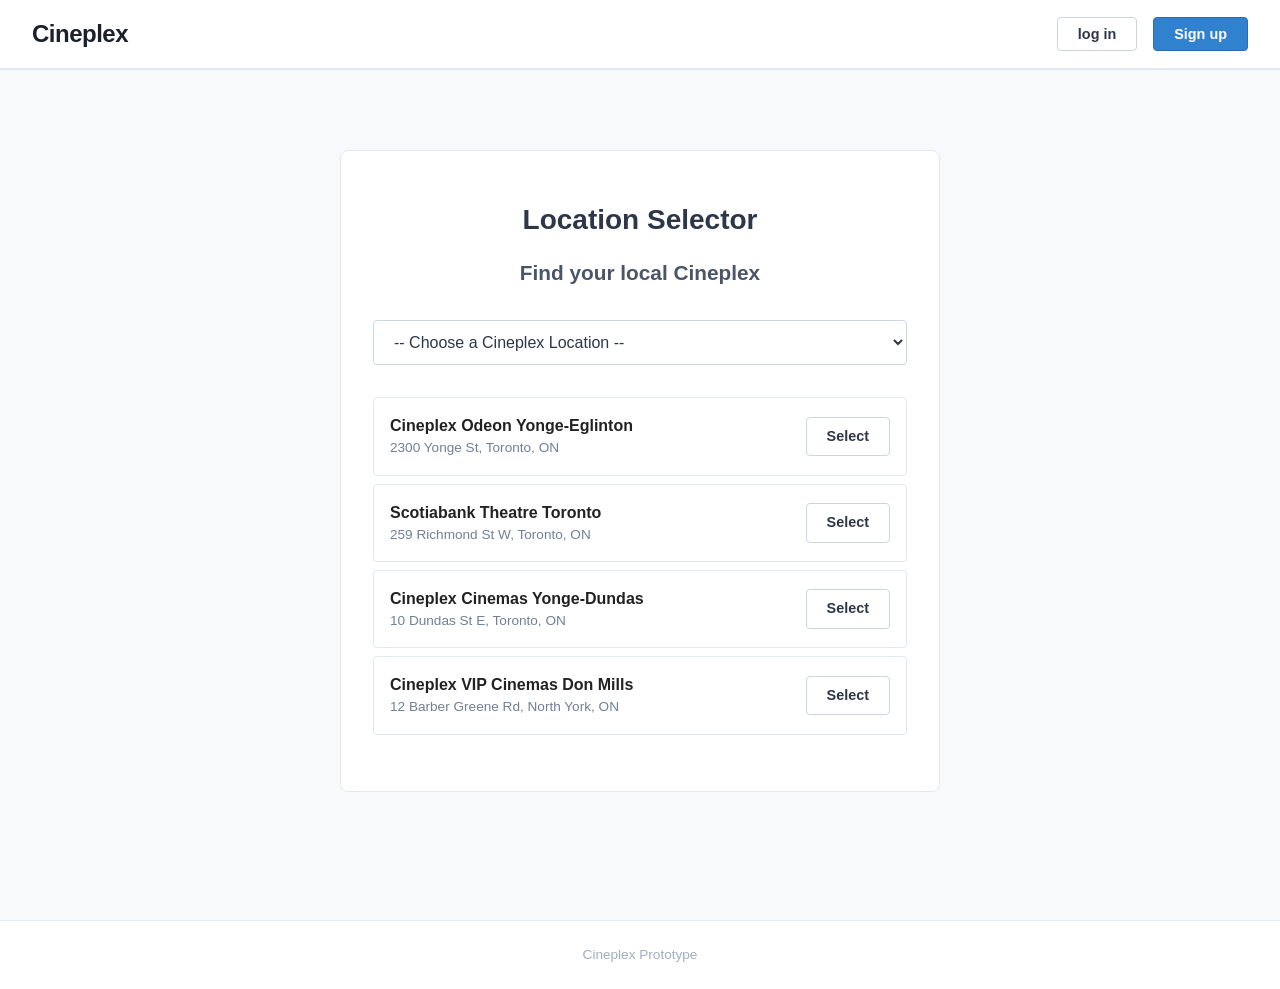
<file: index.html>
<!DOCTYPE html>
<html lang="en">
<head>
  <meta charset="UTF-8">
  <meta name="viewport" content="width=device-width, initial-scale=1.0">
  <title>Location Selector</title>
  <link rel="stylesheet" href="css/style.css">
</head>
<body>

  <!-- Sketch 2 Header: Cineplex | log in + Sign up -->
  <header>
    <div class="logo-container">
      <a href="index.html" class="logo">Cineplex</a>
    </div>
    <div class="auth-buttons">
      <button class="btn btn-outline" onclick="showLoginModal()">log in</button>
      <button class="btn btn-primary" onclick="showSignupModal()">Sign up</button>
    </div>
  </header>

  <main>
    <div class="location-container" id="location-container">
      <h1 class="page-title">Location Selector</h1>
      <h2 style="font-size: 1.3rem; margin-top: 1rem; color: #4a5568;">Find your local Cineplex</h2>
      
      <div class="location-select-box">
        <select id="theatre-select" class="select-input">
          <option value="">-- Choose a Cineplex Location --</option>
          <option value="t1">Cineplex Odeon Yonge-Eglinton (2300 Yonge St, Toronto, ON)</option>
          <option value="t2">Scotiabank Theatre Toronto (259 Richmond St W, Toronto, ON)</option>
          <option value="t3">Cineplex Cinemas Yonge-Dundas (10 Dundas St E, Toronto, ON)</option>
          <option value="t4">Cineplex VIP Cinemas Don Mills (12 Barber Greene Rd, North York, ON)</option>
        </select>
      </div>

      <div id="theatre-list" class="location-list">
        <!-- Static location list links to movie-selection.html -->
        <a href="movie-selection.html" class="location-item" style="text-decoration: none; color: inherit;" onclick="localStorage.setItem('selectedTheatre', 't1')">
          <div>
            <strong>Cineplex Odeon Yonge-Eglinton</strong>
            <p style="font-size: 0.85rem; color: #718096;">2300 Yonge St, Toronto, ON</p>
          </div>
          <span class="btn btn-outline">Select</span>
        </a>

        <a href="movie-selection.html" class="location-item" style="text-decoration: none; color: inherit;" onclick="localStorage.setItem('selectedTheatre', 't2')">
          <div>
            <strong>Scotiabank Theatre Toronto</strong>
            <p style="font-size: 0.85rem; color: #718096;">259 Richmond St W, Toronto, ON</p>
          </div>
          <span class="btn btn-outline">Select</span>
        </a>

        <a href="movie-selection.html" class="location-item" style="text-decoration: none; color: inherit;" onclick="localStorage.setItem('selectedTheatre', 't3')">
          <div>
            <strong>Cineplex Cinemas Yonge-Dundas</strong>
            <p style="font-size: 0.85rem; color: #718096;">10 Dundas St E, Toronto, ON</p>
          </div>
          <span class="btn btn-outline">Select</span>
        </a>

        <a href="movie-selection.html" class="location-item" style="text-decoration: none; color: inherit;" onclick="localStorage.setItem('selectedTheatre', 't4')">
          <div>
            <strong>Cineplex VIP Cinemas Don Mills</strong>
            <p style="font-size: 0.85rem; color: #718096;">12 Barber Greene Rd, North York, ON</p>
          </div>
          <span class="btn btn-outline">Select</span>
        </a>
      </div>
    </div>
  </main>

  <footer class="footer-bar">
    <p>Cineplex Prototype</p>
  </footer>

  <script src="js/main.js"></script>
</body>
</html>
</file>
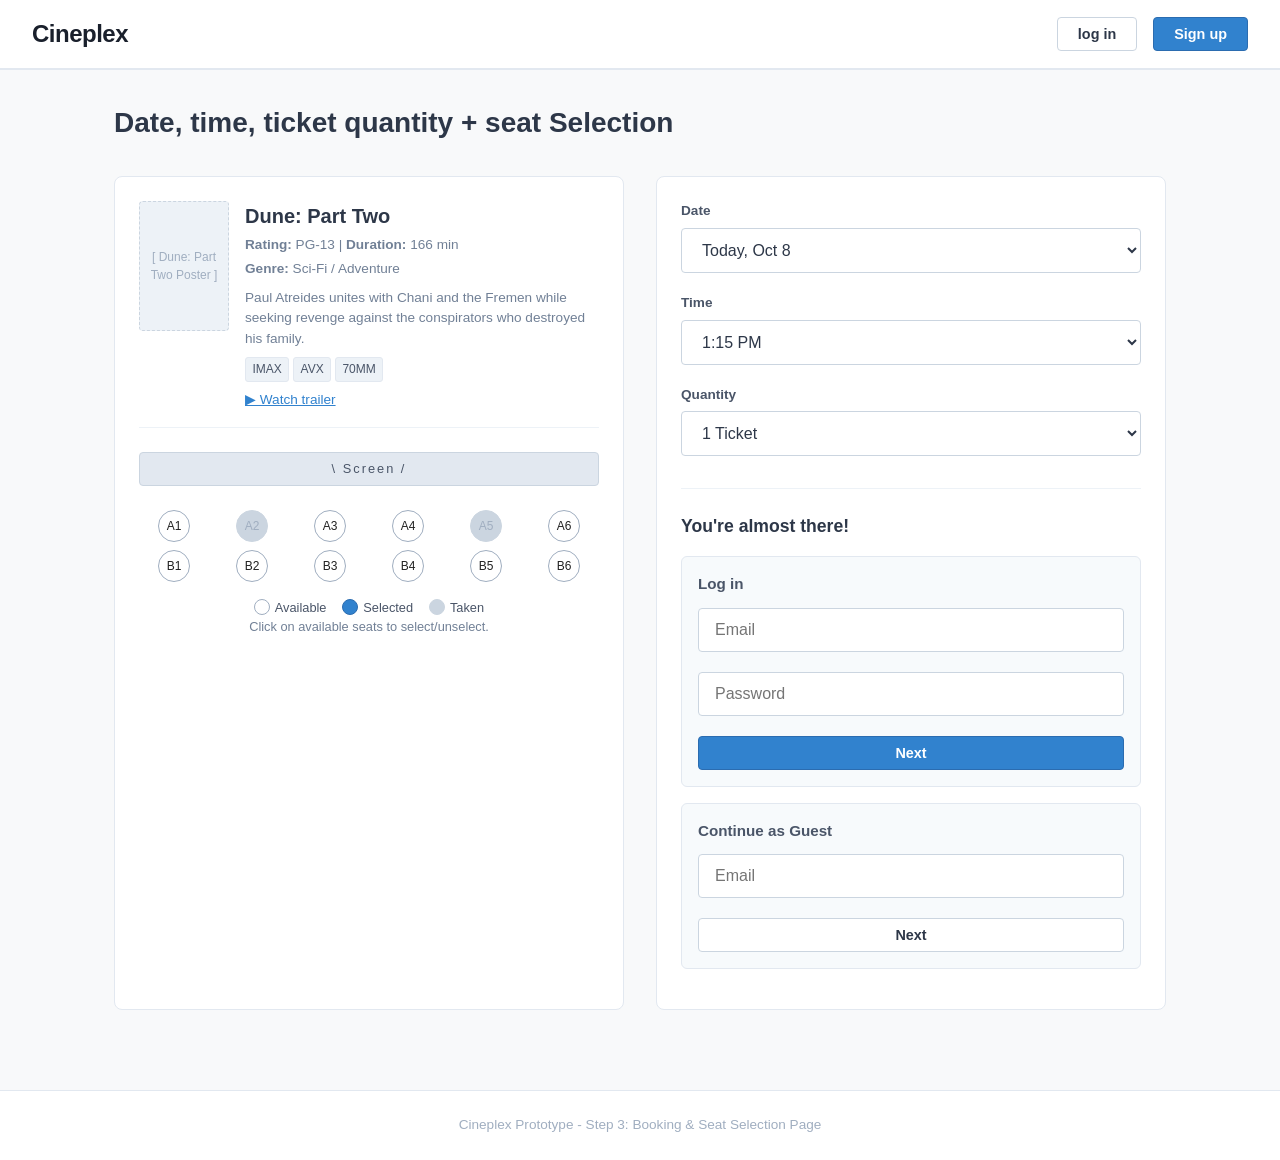
<file: booking.html>
<!DOCTYPE html>
<html lang="en">
<head>
  <meta charset="UTF-8">
  <meta name="viewport" content="width=device-width, initial-scale=1.0">
  <title>Date, Time & Seat Selection</title>
  <link rel="stylesheet" href="css/style.css">
</head>
<body>

  <header>
    <div class="logo-container">
      <a href="index.html" class="logo">Cineplex</a>
    </div>
    <div class="auth-buttons">
      <button class="btn btn-outline" onclick="showLoginModal()">log in</button>
      <button class="btn btn-primary" onclick="showSignupModal()">Sign up</button>
    </div>
  </header>

  <main id="booking-container">
    <div class="page-header">
      <h1 class="page-title">Date, time, ticket quantity + seat Selection</h1>
    </div>

    <div class="booking-layout">
      <!-- Left Column: Movie Info & Seat Selection -->
      <div class="booking-left">
        <div id="booking-movie-details" class="movie-header-details">
          <div class="small-poster-placeholder">
            [ Dune: Part Two Poster ]
          </div>
          <div class="movie-text-details">
            <h2>Dune: Part Two</h2>
            <p><strong>Rating:</strong> PG-13 | <strong>Duration:</strong> 166 min</p>
            <p><strong>Genre:</strong> Sci-Fi / Adventure</p>
            <p style="margin-top:0.5rem;">Paul Atreides unites with Chani and the Fremen while seeking revenge against the conspirators who destroyed his family.</p>
            <div class="tag-list">
              <span class="tag">IMAX</span><span class="tag">AVX</span><span class="tag">70MM</span>
            </div>
            <a class="trailer-link" onclick="alert('Trailer popup placeholder for Dune: Part Two')">▶ Watch trailer</a>
          </div>
        </div>

        <div class="seat-selection-area">
          <div class="screen-indicator">\ Screen /</div>
          <div id="seat-grid" class="seat-grid">
            <!-- Row A -->
            <div class="seat" data-seat="A1" onclick="toggleSeat(this, 'false')">A1</div>
            <div class="seat occupied" data-seat="A2" onclick="toggleSeat(this, 'true')">A2</div>
            <div class="seat" data-seat="A3" onclick="toggleSeat(this, 'false')">A3</div>
            <div class="seat selected" data-seat="A4" onclick="toggleSeat(this, 'false')">A4</div>
            <div class="seat occupied" data-seat="A5" onclick="toggleSeat(this, 'true')">A5</div>
            <div class="seat" data-seat="A6" onclick="toggleSeat(this, 'false')">A6</div>
            
            <!-- Row B -->
            <div class="seat" data-seat="B1" onclick="toggleSeat(this, 'false')">B1</div>
            <div class="seat" data-seat="B2" onclick="toggleSeat(this, 'false')">B2</div>
            <div class="seat" data-seat="B3" onclick="toggleSeat(this, 'false')">B3</div>
            <div class="seat" data-seat="B4" onclick="toggleSeat(this, 'false')">B4</div>
            <div class="seat" data-seat="B5" onclick="toggleSeat(this, 'false')">B5</div>
            <div class="seat" data-seat="B6" onclick="toggleSeat(this, 'false')">B6</div>
          </div>
          
          <div style="display: flex; justify-content: center; gap: 1rem; margin-top: 1rem; font-size: 0.8rem; color: #4a5568;">
            <div style="display: flex; align-items: center; gap: 0.3rem;">
              <div style="width: 16px; height: 16px; border-radius: 50%; border: 1px solid #a0aec0; background: #fff;"></div> Available
            </div>
            <div style="display: flex; align-items: center; gap: 0.3rem;">
              <div style="width: 16px; height: 16px; border-radius: 50%; border: 1px solid #2b6cb0; background: #3182ce;"></div> Selected
            </div>
            <div style="display: flex; align-items: center; gap: 0.3rem;">
              <div style="width: 16px; height: 16px; border-radius: 50%; border: 1px solid #cbd5e0; background: #cbd5e0;"></div> Taken
            </div>
          </div>
          <p style="font-size: 0.8rem; color: #718096; text-align: center;">Click on available seats to select/unselect.</p>
        </div>
      </div>

      <!-- Right Column: Date, Time, Quantity & Account/Guest Checkout -->
      <div class="booking-right">
        <div class="form-group">
          <label for="date-select">Date</label>
          <select id="date-select" class="select-input">
            <option value="Today, Oct 8">Today, Oct 8</option>
            <option value="Tomorrow, Oct 9">Tomorrow, Oct 9</option>
            <option value="Friday, Oct 10">Friday, Oct 10</option>
          </select>
        </div>

        <div class="form-group">
          <label for="time-select">Time</label>
          <select id="time-select" class="select-input">
            <option value="1:15 PM">1:15 PM</option>
            <option value="4:30 PM">4:30 PM</option>
            <option value="7:45 PM">7:45 PM</option>
            <option value="10:15 PM">10:15 PM</option>
          </select>
        </div>

        <div class="form-group">
          <label for="quantity-select">Quantity</label>
          <select id="quantity-select" class="select-input">
            <option value="1">1 Ticket</option>
            <option value="2">2 Tickets</option>
            <option value="3">3 Tickets</option>
            <option value="4">4 Tickets</option>
          </select>
        </div>

        <div class="checkout-section">
          <h3 class="checkout-title">You're almost there!</h3>

          <!-- Option 1: Log in -->
          <div class="checkout-box">
            <h4>Log in</h4>
            <div class="form-group">
              <input type="email" placeholder="Email" class="text-input">
            </div>
            <div class="form-group">
              <input type="password" placeholder="Password" class="text-input">
            </div>
            <button class="btn btn-primary" style="width:100%;" onclick="handleCheckout('Log In')">Next</button>
          </div>

          <!-- Option 2: Continue as Guest -->
          <div class="checkout-box">
            <h4>Continue as Guest</h4>
            <div class="form-group">
              <input type="email" placeholder="Email" class="text-input">
            </div>
            <button class="btn btn-outline" style="width:100%;" onclick="handleCheckout('Guest')">Next</button>
          </div>
        </div>
      </div>
    </div>
  </main>

  <footer class="footer-bar">
    <p>Cineplex Prototype - Step 3: Booking & Seat Selection Page</p>
  </footer>

  <script src="js/main.js"></script>
</body>
</html>
</file>
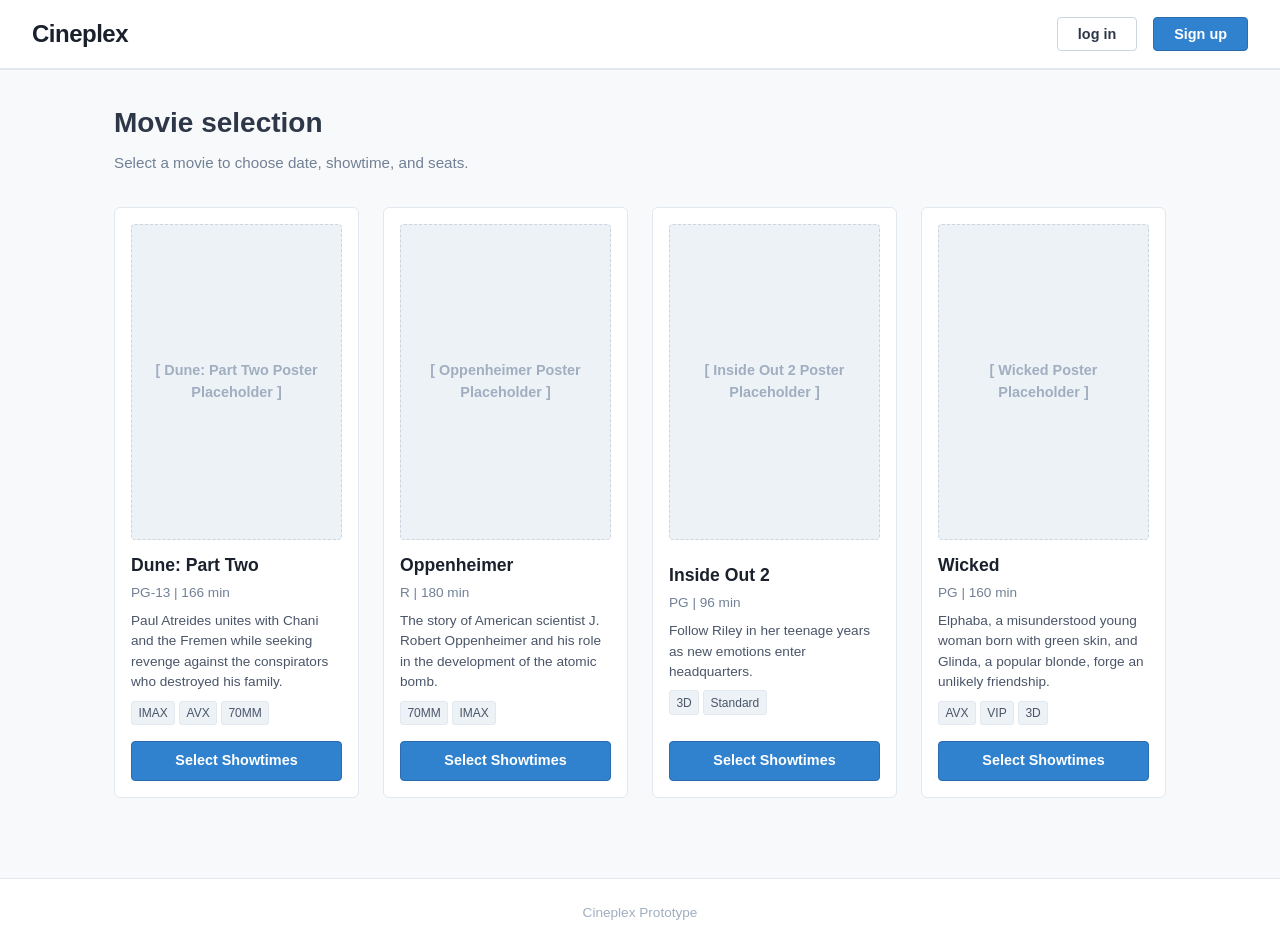
<file: movie-selection.html>
<!DOCTYPE html>
<html lang="en">

<head>
    <meta charset="UTF-8">
    <meta name="viewport" content="width=device-width, initial-scale=1.0">
    <title>Movie Selection</title>
    <link rel="stylesheet" href="css/style.css">
</head>

<body>

    <!-- Sketch 1 Header: Cineplex | log in + Sign up -->
    <header>
        <div class="logo-container">
            <a href="index.html" class="logo">Cineplex</a>
        </div>
        <div class="auth-buttons">
            <button class="btn btn-outline" onclick="showLoginModal()">log in</button>
            <button class="btn btn-primary" onclick="showSignupModal()">Sign up</button>
        </div>
    </header>

    <main>
        <div class="page-header">
            <h1 class="page-title">Movie selection</h1>
            <p class="page-subtitle">Select a movie to choose date, showtime, and seats.</p>
        </div>

        <!-- Movie Posters Grid -->
        <div id="movie-grid-container" class="movie-grid">
            <!-- Static movie options added as requested -->
            <div class="movie-card">
                <div class="poster-placeholder">
                    [ Dune: Part Two Poster Placeholder ]
                </div>
                <div class="movie-info">
                    <h3 class="movie-title">Dune: Part Two</h3>
                    <p class="movie-meta">PG-13 | 166 min</p>
                    <p style="font-size: 0.85rem; color: #4a5568; margin-bottom: 0.5rem;">Paul Atreides unites with
                        Chani and the Fremen while seeking revenge against the conspirators who destroyed his family.
                    </p>
                    <div class="tag-list">
                        <span class="tag">IMAX</span><span class="tag">AVX</span><span class="tag">70MM</span>
                    </div>
                </div>
                <a href="booking.html?movieId=m1" class="btn btn-primary" style="width:100%; text-align:center;">Select
                    Showtimes</a>
            </div>

            <div class="movie-card">
                <div class="poster-placeholder">
                    [ Oppenheimer Poster Placeholder ]
                </div>
                <div class="movie-info">
                    <h3 class="movie-title">Oppenheimer</h3>
                    <p class="movie-meta">R | 180 min</p>
                    <p style="font-size: 0.85rem; color: #4a5568; margin-bottom: 0.5rem;">The story of American
                        scientist J. Robert Oppenheimer and his role in the development of the atomic bomb.</p>
                    <div class="tag-list">
                        <span class="tag">70MM</span><span class="tag">IMAX</span>
                    </div>
                </div>
                <a href="booking.html?movieId=m2" class="btn btn-primary" style="width:100%; text-align:center;">Select
                    Showtimes</a>
            </div>

            <div class="movie-card">
                <div class="poster-placeholder">
                    [ Inside Out 2 Poster Placeholder ]
                </div>
                <div class="movie-info">
                    <h3 class="movie-title">Inside Out 2</h3>
                    <p class="movie-meta">PG | 96 min</p>
                    <p style="font-size: 0.85rem; color: #4a5568; margin-bottom: 0.5rem;">Follow Riley in her teenage
                        years as new emotions enter headquarters.</p>
                    <div class="tag-list">
                        <span class="tag">3D</span><span class="tag">Standard</span>
                    </div>
                </div>
                <a href="booking.html?movieId=m3" class="btn btn-primary" style="width:100%; text-align:center;">Select
                    Showtimes</a>
            </div>

            <div class="movie-card">
                <div class="poster-placeholder">
                    [ Wicked Poster Placeholder ]
                </div>
                <div class="movie-info">
                    <h3 class="movie-title">Wicked</h3>
                    <p class="movie-meta">PG | 160 min</p>
                    <p style="font-size: 0.85rem; color: #4a5568; margin-bottom: 0.5rem;">Elphaba, a misunderstood young
                        woman born with green skin, and Glinda, a popular blonde, forge an unlikely friendship.</p>
                    <div class="tag-list">
                        <span class="tag">AVX</span><span class="tag">VIP</span><span class="tag">3D</span>
                    </div>
                </div>
                <a href="booking.html?movieId=m4" class="btn btn-primary" style="width:100%; text-align:center;">Select
                    Showtimes</a>
            </div>
        </div>
    </main>

    <footer class="footer-bar">
        <p>Cineplex Prototype</p>
    </footer>

    <script src="js/main.js"></script>
</body>

</html>
</file>
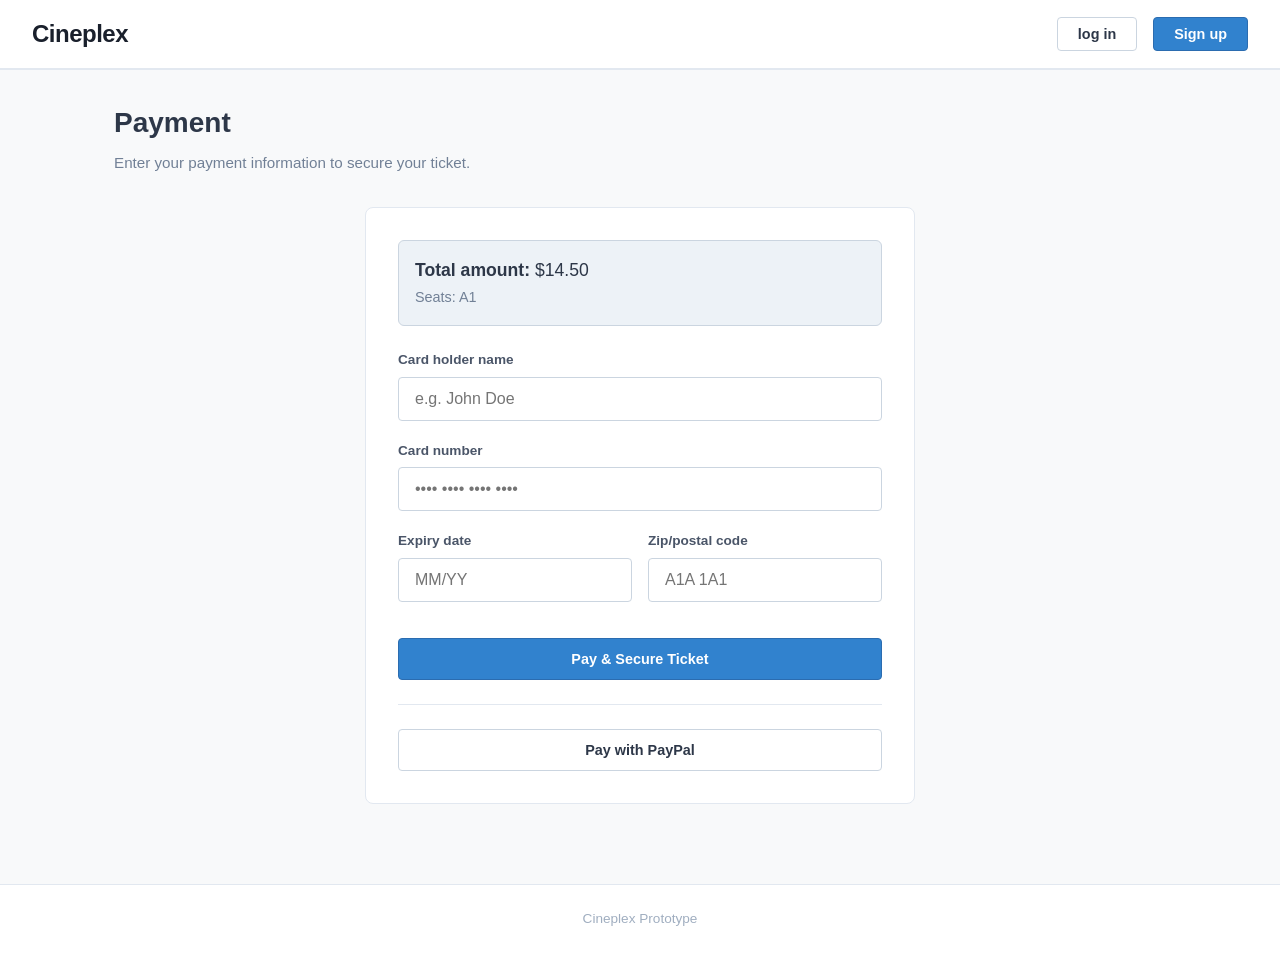
<file: payment.html>
<!DOCTYPE html>
<html lang="en">

<head>
  <meta charset="UTF-8">
  <meta name="viewport" content="width=device-width, initial-scale=1.0">
  <title>Payment</title>
  <link rel="stylesheet" href="css/style.css">
</head>

<body>

  <!-- Header matching sketch: Cineplex | log in + Sign up -->
  <header>
    <div class="logo-container">
      <a href="index.html" class="logo">Cineplex</a>
    </div>
    <div class="auth-buttons">
      <button class="btn btn-outline" onclick="showLoginModal()">log in</button>
      <button class="btn btn-primary" onclick="showSignupModal()">Sign up</button>
    </div>
  </header>

  <main>
    <div class="page-header">
      <h1 class="page-title">Payment</h1>
      <p class="page-subtitle">Enter your payment information to secure your ticket.</p>
    </div>

    <!-- Container for Payment & Ticket Confirmation -->
    <div class="payment-container" id="payment-container">
      <div class="payment-box">

        <!-- Summary Box -->
        <div class="order-summary" id="order-summary">
          <p class="total-amount-label"><strong>Total amount:</strong> <span id="total-amount-display">$14.50</span></p>
          <p id="seats-summary-display" style="font-size: 0.9rem; color: #718096; margin-top: 0.25rem;">Seats: A1</p>
        </div>

        <!-- Payment Form -->
        <form id="payment-form" onsubmit="processPayment(event)" style="margin-top: 1.5rem;">
          <div class="form-group">
            <label for="cardholder-name">Card holder name</label>
            <input type="text" id="cardholder-name" class="text-input" placeholder="e.g. John Doe" required>
          </div>

          <div class="form-group">
            <label for="card-number">Card number</label>
            <input type="text" id="card-number" class="text-input" placeholder="•••• •••• •••• ••••" required>
          </div>

          <div class="form-group-row" style="display: flex; gap: 1rem;">
            <div class="form-group" style="flex: 1;">
              <label for="expiry-date">Expiry date</label>
              <input type="text" id="expiry-date" class="text-input" placeholder="MM/YY" required>
            </div>
            <div class="form-group" style="flex: 1;">
              <label for="postal-code">Zip/postal code</label>
              <input type="text" id="postal-code" class="text-input" placeholder="A1A 1A1" required>
            </div>
          </div>

          <button type="submit" class="btn btn-primary" style="width: 100%; margin-top: 1rem; padding: 0.75rem;">Pay &
            Secure Ticket</button>
        </form>

        <div class="divider" style="border-top: 1px solid #e2e8f0; margin: 1.5rem 0;"></div>

        <!-- PayPal Button -->
        <div class="paypal-section" style="text-align: center;">
          <button type="button" class="btn btn-outline" style="width: 100%; padding: 0.75rem;"
            onclick="processPayment(null, 'PayPal')">
            Pay with PayPal
          </button>
        </div>

      </div>

      <!-- Confirmation Box (Initially Hidden) -->
      <div id="confirmation-screen" class="confirmation-box"
        style="display: none; text-align: center; padding: 2rem; background: #fff; border: 1px solid #e2e8f0; border-radius: 8px;">
        <div style="font-size: 3rem; color: #38a169; margin-bottom: 0.5rem;">✓</div>
        <h2 style="font-size: 1.5rem; color: #2d3748; margin-bottom: 0.5rem;">Ticket Secured!</h2>
        <p style="color: #4a5568; margin-bottom: 1.5rem;">Your payment has been processed successfully. Your ticket
          confirmation code is <strong id="confirmation-code">CPX-89234</strong>.</p>

        <div
          style="background-color: #f7fafc; border: 1px dashed #cbd5e0; padding: 1rem; border-radius: 6px; text-align: left; max-width: 400px; margin: 0 auto 1.5rem auto;">
          <p><strong>Movie:</strong> <span id="confirm-movie">Dune: Part Two</span></p>
          <p><strong>Seats:</strong> <span id="confirm-seats">A1</span></p>
          <p><strong>Total Paid:</strong> <span id="confirm-amount">$14.50</span></p>
          <p><strong>Status:</strong> Confirmed & Secured</p>
        </div>

        <a href="index.html" class="btn btn-primary">Back to Home</a>
      </div>
    </div>
  </main>

  <footer class="footer-bar">
    <p>Cineplex Prototype</p>
  </footer>

  <script src="js/main.js"></script>
</body>

</html>
</file>
<file: css/style.css>
/* Mid-Fidelity Cineplex Prototype Stylesheet */

* {
  box-sizing: border-box;
  margin: 0;
  padding: 0;
}

body {
  font-family: -apple-system, BlinkMacSystemFont, "Segoe UI", Roboto, Helvetica, Arial, sans-serif;
  color: #222;
  background-color: #f8f9fa;
  line-height: 1.5;
  min-height: 100vh;
  display: flex;
  flex-direction: column;
}

/* Header & Nav */
header {
  background-color: #ffffff;
  border-bottom: 2px solid #e2e8f0;
  padding: 1rem 2rem;
  display: flex;
  justify-content: space-between;
  align-items: center;
}

.logo-container {
  display: flex;
  align-items: center;
  gap: 1.5rem;
}

.logo {
  font-size: 1.5rem;
  font-weight: 700;
  color: #1a202c;
  text-decoration: none;
  letter-spacing: -0.5px;
}

.nav-links {
  display: flex;
  gap: 1rem;
}

.nav-links a {
  color: #4a5568;
  text-decoration: none;
  font-size: 0.95rem;
  font-weight: 500;
}

.nav-links a:hover,
.nav-links a.active {
  color: #000;
  text-decoration: underline;
}

.auth-buttons {
  display: flex;
  gap: 1rem;
  align-items: center;
}

.btn {
  padding: 0.5rem 1.25rem;
  border-radius: 4px;
  font-size: 0.9rem;
  font-weight: 600;
  cursor: pointer;
  text-decoration: none;
  display: inline-block;
  text-align: center;
}

.btn-outline {
  border: 1px solid #cbd5e0;
  background-color: #fff;
  color: #2d3748;
}

.btn-outline:hover {
  background-color: #edf2f7;
}

.btn-primary {
  border: 1px solid #2b6cb0;
  background-color: #3182ce;
  color: #fff;
}

.btn-primary:hover {
  background-color: #2b6cb0;
}

/* Page Containers */
main {
  flex: 1;
  max-width: 1100px;
  width: 100%;
  margin: 2rem auto;
  padding: 0 1.5rem;
}

.page-header {
  margin-bottom: 2rem;
  text-align: left;
}

.page-title {
  font-size: 1.75rem;
  font-weight: 700;
  color: #2d3748;
  margin-bottom: 0.5rem;
}

.page-subtitle {
  color: #718096;
  font-size: 0.95rem;
}

/* Page 1 - Movie Selection Grid */
.movie-grid {
  display: grid;
  grid-template-columns: repeat(auto-fill, minmax(220px, 1fr));
  gap: 1.5rem;
}

.movie-card {
  background: #ffffff;
  border: 1px solid #e2e8f0;
  border-radius: 6px;
  padding: 1rem;
  display: flex;
  flex-direction: column;
  justify-content: space-between;
}

.poster-placeholder {
  width: 100%;
  aspect-ratio: 2/3;
  background-color: #edf2f7;
  border: 1px dashed #cbd5e0;
  border-radius: 4px;
  display: flex;
  align-items: center;
  justify-content: center;
  color: #a0aec0;
  font-weight: 600;
  font-size: 0.9rem;
  margin-bottom: 0.75rem;
  text-align: center;
  padding: 0.5rem;
}

.movie-info {
  margin-bottom: 1rem;
}

.movie-title {
  font-size: 1.1rem;
  font-weight: 600;
  color: #1a202c;
  margin-bottom: 0.25rem;
}

.movie-meta {
  font-size: 0.85rem;
  color: #718096;
  margin-bottom: 0.5rem;
}

.tag-list {
  display: flex;
  flex-wrap: wrap;
  gap: 0.25rem;
  margin-top: 0.5rem;
}

.tag {
  background: #edf2f7;
  color: #4a5568;
  font-size: 0.75rem;
  padding: 0.15rem 0.4rem;
  border-radius: 3px;
  border: 1px solid #e2e8f0;
}

/* Page 2 - Location Selector */
.location-container {
  background: #ffffff;
  border: 1px solid #e2e8f0;
  border-radius: 8px;
  padding: 3rem 2rem;
  text-align: center;
  max-width: 600px;
  margin: 3rem auto;
}

.location-select-box {
  margin: 2rem 0;
}

.select-input, .text-input {
  width: 100%;
  padding: 0.75rem 1rem;
  font-size: 1rem;
  border: 1px solid #cbd5e0;
  border-radius: 4px;
  background-color: #fff;
  color: #2d3748;
}

.select-input:focus, .text-input:focus {
  outline: none;
  border-color: #3182ce;
}

.location-list {
  margin-top: 1.5rem;
  text-align: left;
}

.location-item {
  padding: 1rem;
  border: 1px solid #e2e8f0;
  border-radius: 4px;
  margin-bottom: 0.5rem;
  display: flex;
  justify-content: space-between;
  align-items: center;
  cursor: pointer;
  background-color: #fff;
}

.location-item:hover {
  border-color: #3182ce;
  background-color: #ebf8ff;
}

/* Page 3 - Booking & Seat Selection Layout */
.booking-layout {
  display: grid;
  grid-template-columns: 1fr 1fr;
  gap: 2rem;
}

@media (max-width: 768px) {
  .booking-layout {
    grid-template-columns: 1fr;
  }
}

.booking-left, .booking-right {
  background: #ffffff;
  border: 1px solid #e2e8f0;
  border-radius: 8px;
  padding: 1.5rem;
}

/* Left Column: Movie Info & Seat Grid */
.movie-header-details {
  display: flex;
  gap: 1rem;
  margin-bottom: 1.5rem;
  padding-bottom: 1rem;
  border-bottom: 1px solid #edf2f7;
}

.small-poster-placeholder {
  width: 90px;
  height: 130px;
  background-color: #edf2f7;
  border: 1px dashed #cbd5e0;
  border-radius: 4px;
  display: flex;
  align-items: center;
  justify-content: center;
  color: #a0aec0;
  font-size: 0.75rem;
  text-align: center;
  padding: 0.25rem;
  flex-shrink: 0;
}

.movie-text-details h2 {
  font-size: 1.25rem;
  color: #2d3748;
}

.movie-text-details p {
  font-size: 0.85rem;
  color: #718096;
  margin-top: 0.25rem;
}

.trailer-link {
  display: inline-block;
  margin-top: 0.5rem;
  font-size: 0.85rem;
  color: #3182ce;
  text-decoration: underline;
  cursor: pointer;
}

/* Screen & Seats */
.seat-selection-area {
  margin-top: 1.5rem;
}

.screen-indicator {
  background: #e2e8f0;
  border: 1px solid #cbd5e0;
  text-align: center;
  padding: 0.4rem;
  font-size: 0.8rem;
  letter-spacing: 2px;
  color: #4a5568;
  margin-bottom: 1.5rem;
  border-radius: 4px;
}

.seat-grid {
  display: grid;
  grid-template-columns: repeat(6, 1fr);
  gap: 0.5rem;
  justify-items: center;
  margin-bottom: 1rem;
}

.seat {
  width: 32px;
  height: 32px;
  border-radius: 50%;
  border: 1px solid #a0aec0;
  background-color: #fff;
  display: flex;
  align-items: center;
  justify-content: center;
  font-size: 0.75rem;
  cursor: pointer;
  user-select: none;
}

.seat.selected {
  background-color: #3182ce;
  color: #fff;
  border-color: #2b6cb0;
}

.seat.occupied {
  background-color: #cbd5e0;
  border-color: #cbd5e0;
  cursor: not-allowed;
  color: #a0aec0;
}

/* Right Column: Date, Time, Quantity & Checkout */
.form-group {
  margin-bottom: 1.25rem;
}

.form-group label {
  display: block;
  font-size: 0.85rem;
  font-weight: 600;
  color: #4a5568;
  margin-bottom: 0.4rem;
}

.checkout-section {
  margin-top: 2rem;
  padding-top: 1.5rem;
  border-top: 1px solid #edf2f7;
}

.checkout-title {
  font-size: 1.1rem;
  font-weight: 700;
  color: #2d3748;
  margin-bottom: 1rem;
}

.checkout-box {
  background-color: #f7fafc;
  border: 1px solid #e2e8f0;
  padding: 1rem;
  border-radius: 6px;
  margin-bottom: 1rem;
}

.checkout-box h4 {
  font-size: 0.95rem;
  color: #4a5568;
  margin-bottom: 0.75rem;
}

/* Payment Page Specific Styles */
.payment-container {
  max-width: 550px;
  margin: 0 auto;
}

.payment-box {
  background: #ffffff;
  border: 1px solid #e2e8f0;
  border-radius: 8px;
  padding: 2rem;
}

.order-summary {
  background-color: #edf2f7;
  border: 1px solid #cbd5e0;
  border-radius: 6px;
  padding: 1rem;
}

.total-amount-label {
  font-size: 1.1rem;
  color: #2d3748;
}

/* Modal Overlay & Card System for Log In & Account Creation */
.modal-overlay {
  position: fixed;
  top: 0;
  left: 0;
  width: 100vw;
  height: 100vh;
  background: rgba(0, 0, 0, 0.4);
  display: flex;
  align-items: center;
  justify-content: center;
  z-index: 1000;
  opacity: 0;
  pointer-events: none;
  transition: opacity 0.2s ease;
}

.modal-overlay.active {
  opacity: 1;
  pointer-events: auto;
}

.modal-card {
  background: #ffffff;
  border: 2px solid #cbd5e0;
  border-radius: 8px;
  width: 100%;
  max-width: 440px;
  padding: 2rem;
  box-shadow: 0 10px 25px rgba(0, 0, 0, 0.1);
  position: relative;
}

.modal-close-btn {
  position: absolute;
  top: 1rem;
  right: 1.25rem;
  font-size: 1.25rem;
  background: none;
  border: none;
  cursor: pointer;
  color: #718096;
}

.modal-close-btn:hover {
  color: #000;
}

.modal-header {
  font-size: 1.3rem;
  font-weight: 700;
  color: #2d3748;
  margin-bottom: 1.25rem;
  border-bottom: 1px solid #e2e8f0;
  padding-bottom: 0.75rem;
}

.checkbox-group {
  display: flex;
  align-items: center;
  gap: 0.5rem;
  font-size: 0.9rem;
  color: #4a5568;
  margin: 1rem 0;
}

.modal-action-row {
  display: flex;
  justify-content: space-between;
  align-items: center;
  margin-top: 1.5rem;
}

.required-note {
  font-size: 0.8rem;
  color: #718096;
  margin-top: 0.5rem;
}

.footer-bar {
  text-align: center;
  padding: 1.5rem;
  color: #a0aec0;
  font-size: 0.85rem;
  border-top: 1px solid #e2e8f0;
  margin-top: 3rem;
  background-color: #fff;
}
</file>
